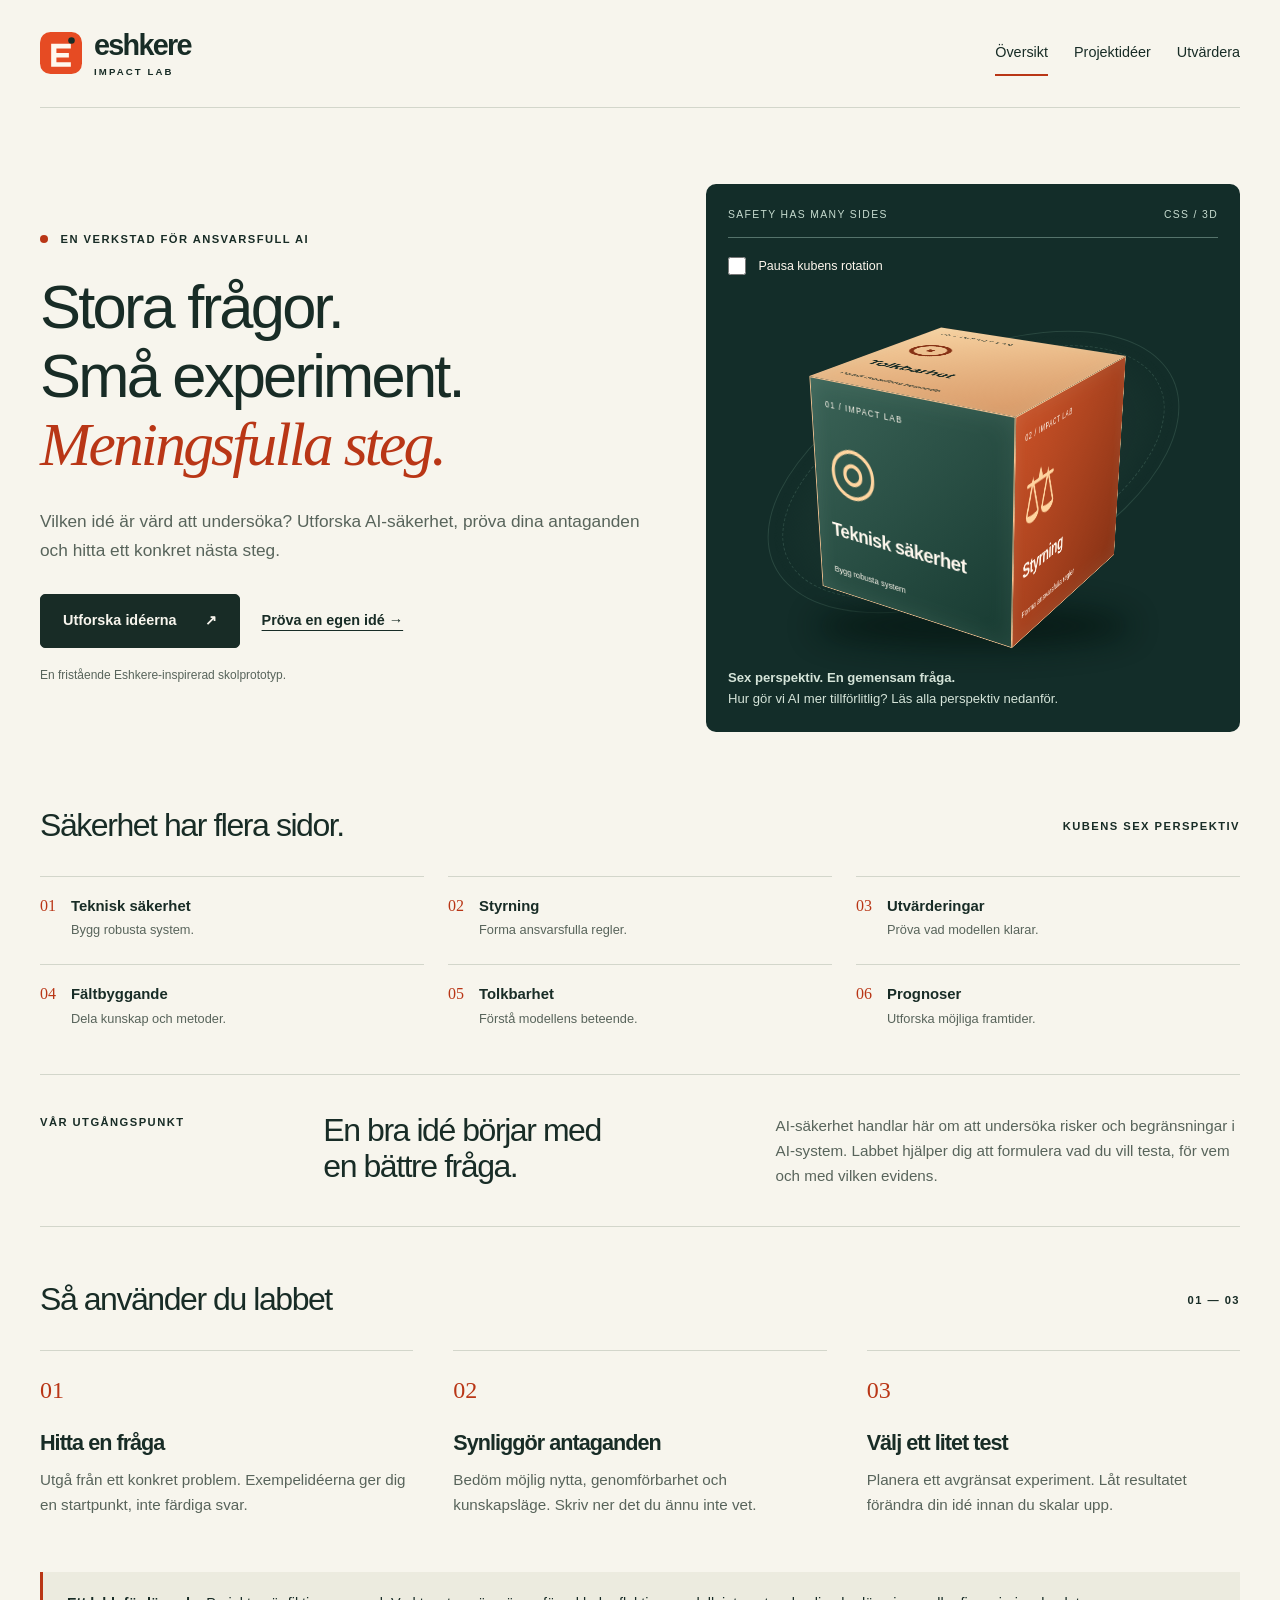
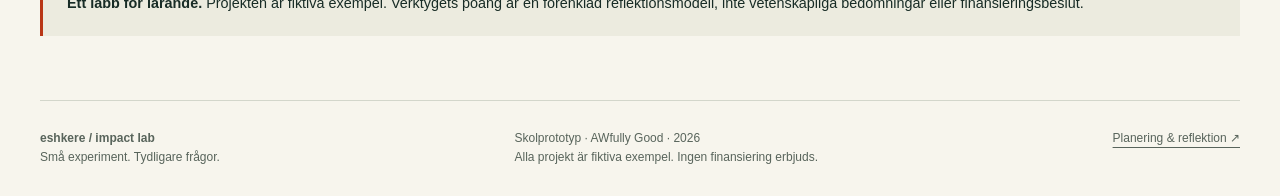
<file: index.html>
<!doctype html>
<html lang="sv">
  <!-- LEARNING: The head declares metadata, the browser-tab title, and external CSS. -->
<head>
  <meta charset="utf-8">
  <!-- LEARNING: Viewport settings make responsive breakpoints work at actual mobile widths. -->
  <meta name="viewport" content="width=device-width, initial-scale=1">
  <meta name="description" content="Eshkere Impact Lab: en skolprototyp för att utforska och resonera om AI-säkerhetsidéer.">
  <title>Från nyfikenhet till nästa steg | Eshkere Impact Lab</title>
  <link rel="icon" href="images/logo.svg" type="image/svg+xml">
  <!-- LEARNING: All three pages share one CSS file. The ?v=... parameter helps avoid cached old styles. -->
  <link rel="stylesheet" href="css/style.css?v=20261116-motion1">
  
</head>
  <!-- LEARNING: The body holds the visible website and its interactions. -->
<body>
  <!-- LEARNING: The skip link points to #main so keyboard users can skip repeated navigation. -->
  <a class="skip-link" href="#main">Hoppa till innehållet</a>
  <!-- LEARNING: header and nav provide shared navigation; aria-current identifies the active page. -->
  <header class="site-header wrap">
    <a class="brand" href="index.html" aria-label="Eshkere Impact Lab – startsida"><img src="images/logo.svg" alt="" width="42" height="42"><span>eshkere<span class="brand-sub">IMPACT LAB</span></span></a>
    <nav aria-label="Huvudmeny"><a href="index.html" aria-current="page">Översikt</a><a href="projekt.html">Projektidéer</a><a href="utvardera.html">Utvärdera</a></nav>
  </header>
  <!-- LEARNING: main is the central content landmark; id=main is the destination of the skip link. -->
  <main id="main" class="wrap" tabindex="-1">
  <!-- LEARNING: CSS Grid positions introduction and 3D illustration side-by-side on wide screens. -->
<section class="hero">
  <div><p class="eyebrow"><span class="dot"></span> EN VERKSTAD FÖR ANSVARSFULL AI</p><h1>Stora frågor.<br>Små experiment.<br><em>Meningsfulla steg.</em></h1><p class="lead">Vilken idé är värd att undersöka? Utforska AI-säkerhet, pröva dina antaganden och hitta ett konkret nästa steg.</p><div class="actions"><a class="button" href="projekt.html">Utforska idéerna <span aria-hidden="true">↗</span></a><a class="text-link" href="utvardera.html">Pröva en egen idé →</a></div><p class="caption">En fristående Eshkere-inspirerad skolprototyp.</p></div>
  <!-- LEARNING: figure and figcaption keep the animation and its explanation together. -->
  <figure class="hero-figure cube-lab" aria-labelledby="cube-caption">
    <div class="figure-label"><span>SAFETY HAS MANY SIDES</span><span>CSS / 3D</span></div>
  <!-- LEARNING: The checkbox pauses rotation through CSS :checked and ~; no JavaScript is needed. -->
    <input class="motion-toggle" type="checkbox" id="pause-cube">
    <label class="motion-label" for="pause-cube">Pausa kubens rotation</label>
    <p class="reduced-motion-note">Rotationen är avstängd eftersom du har valt minskad rörelse.</p>
  <!-- LEARNING: Each face is an ordinary div. CSS transforms place and rotate them in 3D; aria-hidden marks the cube decorative. -->
    <div class="cube-stage" aria-hidden="true">
      <div class="cube-orbit"></div><div class="cube-shadow"></div>
      <div class="cube"><div class="cube-face cube-front"><span class="face-index">01 / IMPACT LAB</span><span class="face-symbol">◎</span><strong>Teknisk säkerhet</strong><span class="face-note">Bygg robusta system</span></div>
<div class="cube-face cube-right"><span class="face-index">02 / IMPACT LAB</span><span class="face-symbol">⚖</span><strong>Styrning</strong><span class="face-note">Forma ansvarsfulla regler</span></div>
<div class="cube-face cube-back"><span class="face-index">03 / IMPACT LAB</span><span class="face-symbol">✓</span><strong>Utvärderingar</strong><span class="face-note">Pröva vad modellen klarar</span></div>
<div class="cube-face cube-left"><span class="face-index">04 / IMPACT LAB</span><span class="face-symbol">↗</span><strong>Fältbyggande</strong><span class="face-note">Dela kunskap och metoder</span></div>
<div class="cube-face cube-top"><span class="face-index">05 / IMPACT LAB</span><span class="face-symbol">⊙</span><strong>Tolkbarhet</strong><span class="face-note">Förstå modellens beteende</span></div>
<div class="cube-face cube-bottom"><span class="face-index">06 / IMPACT LAB</span><span class="face-symbol">⌁</span><strong>Prognoser</strong><span class="face-note">Utforska möjliga framtider</span></div></div>
    </div>
    <figcaption id="cube-caption"><strong>Sex perspektiv. En gemensam fråga.</strong><br>Hur gör vi AI mer tillförlitlig? Läs alla perspektiv nedanför.</figcaption>
  </figure>
</section>
  <!-- LEARNING: All six topics are also available as accessible text, even when the animation is off. -->
<section class="theme-section" aria-labelledby="themes-title"><div class="section-heading"><h2 id="themes-title">Säkerhet har flera sidor.</h2><span class="eyebrow">KUBENS SEX PERSPEKTIV</span></div><ul class="theme-list"><li><span>01</span><div><strong>Teknisk säkerhet</strong><p>Bygg robusta system.</p></div></li>
<li><span>02</span><div><strong>Styrning</strong><p>Forma ansvarsfulla regler.</p></div></li>
<li><span>03</span><div><strong>Utvärderingar</strong><p>Pröva vad modellen klarar.</p></div></li>
<li><span>04</span><div><strong>Fältbyggande</strong><p>Dela kunskap och metoder.</p></div></li>
<li><span>05</span><div><strong>Tolkbarhet</strong><p>Förstå modellens beteende.</p></div></li>
<li><span>06</span><div><strong>Prognoser</strong><p>Utforska möjliga framtider.</p></div></li></ul></section>
  <!-- LEARNING: A semantic section groups one idea; CSS .intro-strip determines its layout. -->
<section class="intro-strip"><p class="eyebrow">VÅR UTGÅNGSPUNKT</p><h2>En bra idé börjar med<br>en bättre fråga.</h2><p>AI-säkerhet handlar här om att undersöka risker och begränsningar i AI-system. Labbet hjälper dig att formulera vad du vill testa, för vem och med vilken evidens.</p></section>
  <!-- LEARNING: The three articles here are steps. Their Grid layout collapses on narrow screens. -->
<section class="section"><div class="section-heading"><h2>Så använder du labbet</h2><span class="eyebrow">01 — 03</span></div><div class="steps"><article><span class="step-number">01</span><h3>Hitta en fråga</h3><p>Utgå från ett konkret problem. Exempelidéerna ger dig en startpunkt, inte färdiga svar.</p></article><article><span class="step-number">02</span><h3>Synliggör antaganden</h3><p>Bedöm möjlig nytta, genomförbarhet och kunskapsläge. Skriv ner det du ännu inte vet.</p></article><article><span class="step-number">03</span><h3>Välj ett litet test</h3><p>Planera ett avgränsat experiment. Låt resultatet förändra din idé innan du skalar upp.</p></article></div></section>
  <!-- LEARNING: An aside presents supporting context and the essential prototype disclaimer. -->
<aside class="notice"><strong>Ett labb för lärande.</strong> Projekten är fiktiva exempel. Verktygets poäng är en förenklad reflektionsmodell, inte vetenskapliga bedömningar eller finansieringsbeslut.</aside></main>
  <!-- LEARNING: The shared footer is repeated in all three independent HTML documents. -->
  <footer class="site-footer wrap"><p><strong>eshkere / impact lab</strong><br>Små experiment. Tydligare frågor.</p><p>Skolprototyp · AWfully Good · 2026<br>Alla projekt är fiktiva exempel. Ingen finansiering erbjuds.</p><a href="docs/planering.md">Planering & reflektion ↗</a></footer>
</body>
</html>
</file>
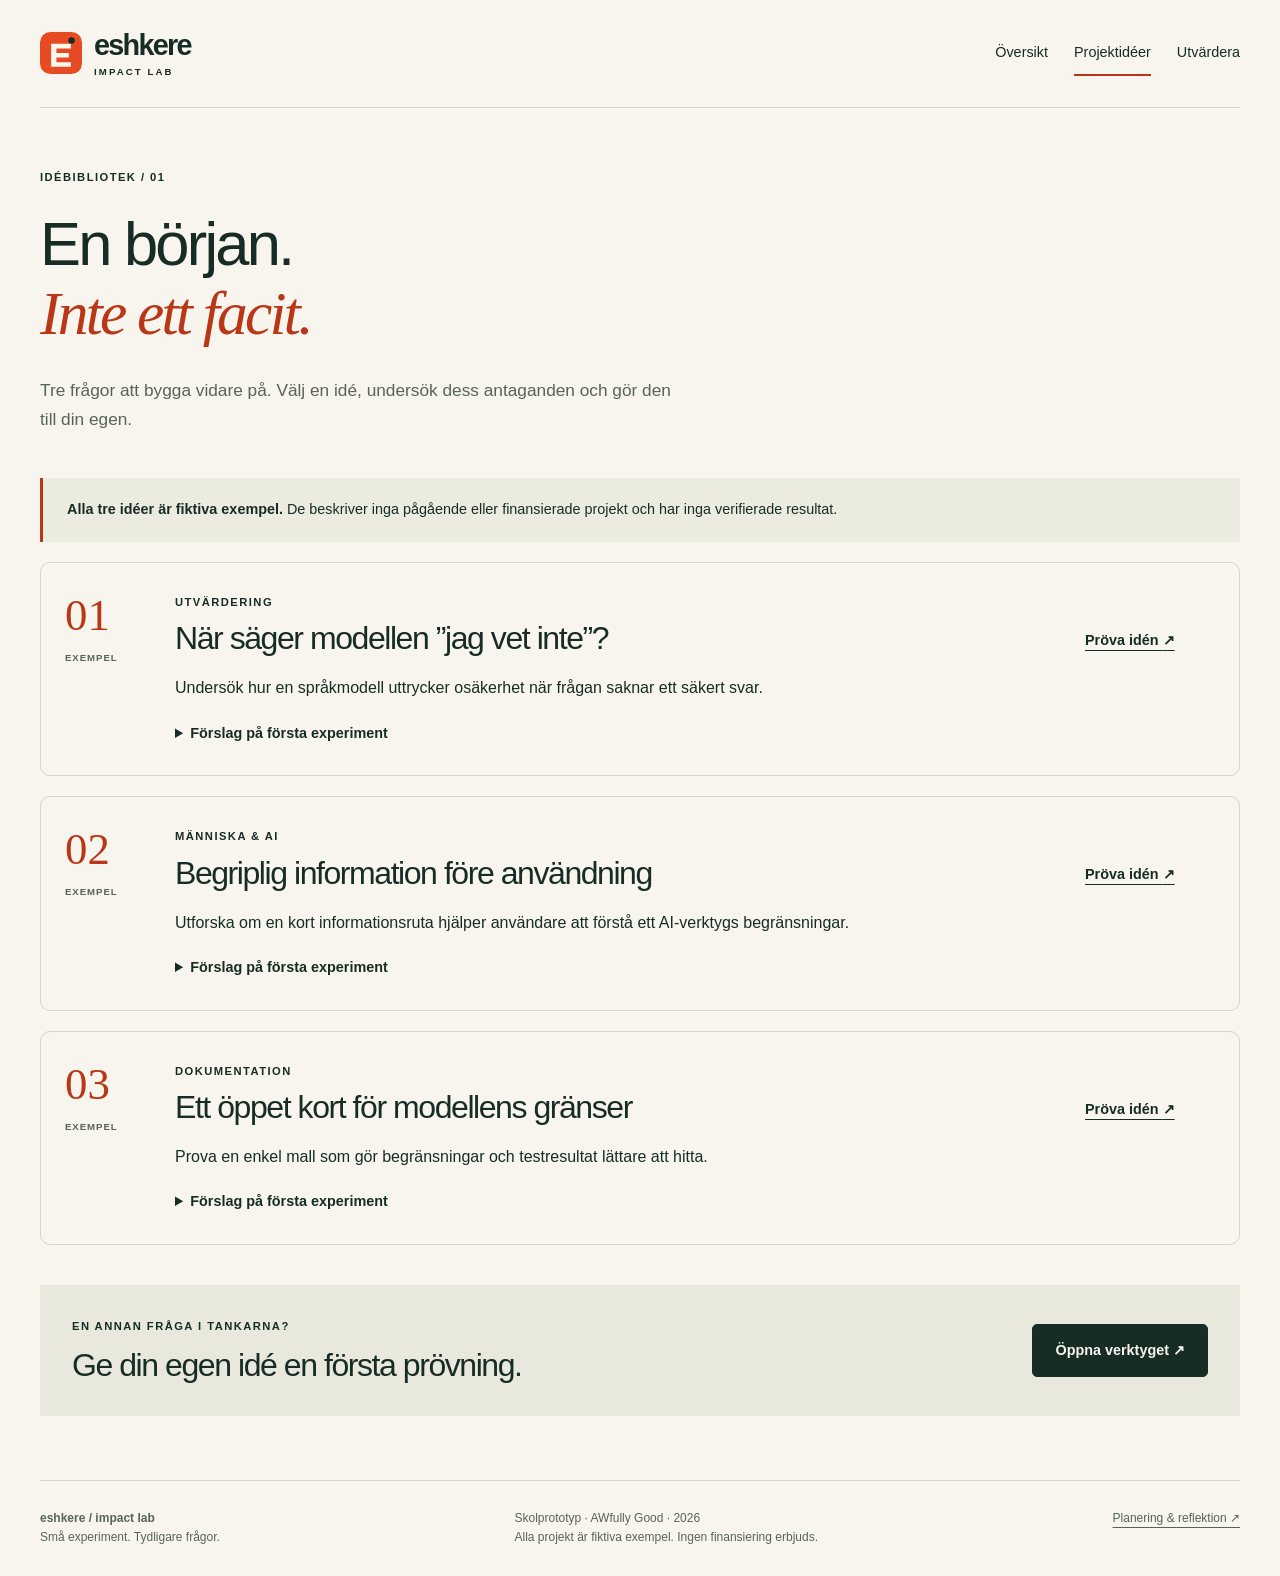
<file: projekt.html>
<!doctype html>
<html lang="sv">
  <!-- LEARNING: This page has its own title but uses the same shared CSS as index.html. -->
<head>
  <meta charset="utf-8">
  <meta name="viewport" content="width=device-width, initial-scale=1">
  <meta name="description" content="Eshkere Impact Lab: en skolprototyp för att utforska och resonera om AI-säkerhetsidéer.">
  <title>Projektidéer | Eshkere Impact Lab</title>
  <link rel="icon" href="images/logo.svg" type="image/svg+xml">
  <link rel="stylesheet" href="css/style.css?v=20261116-motion1">
  
</head>
<body>
  <a class="skip-link" href="#main">Hoppa till innehållet</a>
  <!-- LEARNING: The three navigation links are real page URLs, not JavaScript page switching. -->
  <header class="site-header wrap">
    <a class="brand" href="index.html" aria-label="Eshkere Impact Lab – startsida"><img src="images/logo.svg" alt="" width="42" height="42"><span>eshkere<span class="brand-sub">IMPACT LAB</span></span></a>
    <nav aria-label="Huvudmeny"><a href="index.html">Översikt</a><a href="projekt.html" aria-current="page">Projektidéer</a><a href="utvardera.html">Utvärdera</a></nav>
  </header>
    <!-- LEARNING: This page uses h1 for its main heading and h2 for individual project headings. -->
<main id="main" class="wrap" tabindex="-1"><section class="page-intro"><p class="eyebrow">IDÉBIBLIOTEK / 01</p><h1>En början.<br><em>Inte ett facit.</em></h1><p class="lead">Tre frågor att bygga vidare på. Välj en idé, undersök dess antaganden och gör den till din egen.</p></section><aside class="notice"><strong>Alla tre idéer är fiktiva exempel.</strong> De beskriver inga pågående eller finansierade projekt och har inga verifierade resultat.</aside>  <!-- LEARNING: article elements represent independent example projects; CSS arranges each as a card. -->
<section aria-label="Fiktiva projektidéer">  <!-- LEARNING: A project card lifts on hover or when a link inside receives keyboard focus. -->
<article class="project"><div class="project-index">01<span>EXEMPEL</span></div><div><p class="eyebrow">UTVÄRDERING</p><h2>När säger modellen ”jag vet inte”?</h2><p>Undersök hur en språkmodell uttrycker osäkerhet när frågan saknar ett säkert svar.</p>  <!-- LEARNING: details and summary provide expandable text without JavaScript. -->
<details><summary>Förslag på första experiment</summary><p>Skapa tio ofarliga frågor med kända respektive okända svar. Dokumentera om modellen skiljer dem åt.</p><p><strong>Öppen fråga:</strong> Hur vet vi att vårt lilla urval säger något om andra frågor?</p></details></div>  <!-- LEARNING: The query parameter ide=osakerhet asks the next page to prefill this sample idea. -->
<a class="text-link" href="utvardera.html?ide=osakerhet">Pröva idén <span aria-hidden="true">↗</span></a></article><article class="project"><div class="project-index">02<span>EXEMPEL</span></div><div><p class="eyebrow">MÄNNISKA & AI</p><h2>Begriplig information före användning</h2><p>Utforska om en kort informationsruta hjälper användare att förstå ett AI-verktygs begränsningar.</p><details><summary>Förslag på första experiment</summary><p>Skissa två informationsrutor och be frivilliga vuxna beskriva vad de uppfattar. Samla inga känsliga uppgifter.</p><p><strong>Öppen fråga:</strong> Förstår deltagarna begränsningarna, eller minns de bara formuleringarna?</p></details></div><a class="text-link" href="utvardera.html?ide=information">Pröva idén <span aria-hidden="true">↗</span></a></article><article class="project"><div class="project-index">03<span>EXEMPEL</span></div><div><p class="eyebrow">DOKUMENTATION</p><h2>Ett öppet kort för modellens gränser</h2><p>Prova en enkel mall som gör begränsningar och testresultat lättare att hitta.</p><details><summary>Förslag på första experiment</summary><p>Fyll i en mall för en fiktiv modell: avsedd användning, testmetod och kända begränsningar.</p><p><strong>Öppen fråga:</strong> Vilken information behöver en ny användare för att undvika felaktiga slutsatser?</p></details></div><a class="text-link" href="utvardera.html?ide=modellkort">Pröva idén <span aria-hidden="true">↗</span></a></article></section>  <!-- LEARNING: This call-to-action links to the evaluation tool. -->
<section class="callout"><div><p class="eyebrow">EN ANNAN FRÅGA I TANKARNA?</p><h2>Ge din egen idé en första prövning.</h2></div><a class="button" href="utvardera.html">Öppna verktyget ↗</a></section></main>
  <footer class="site-footer wrap"><p><strong>eshkere / impact lab</strong><br>Små experiment. Tydligare frågor.</p><p>Skolprototyp · AWfully Good · 2026<br>Alla projekt är fiktiva exempel. Ingen finansiering erbjuds.</p><a href="docs/planering.md">Planering & reflektion ↗</a></footer>
</body>
</html>
</file>
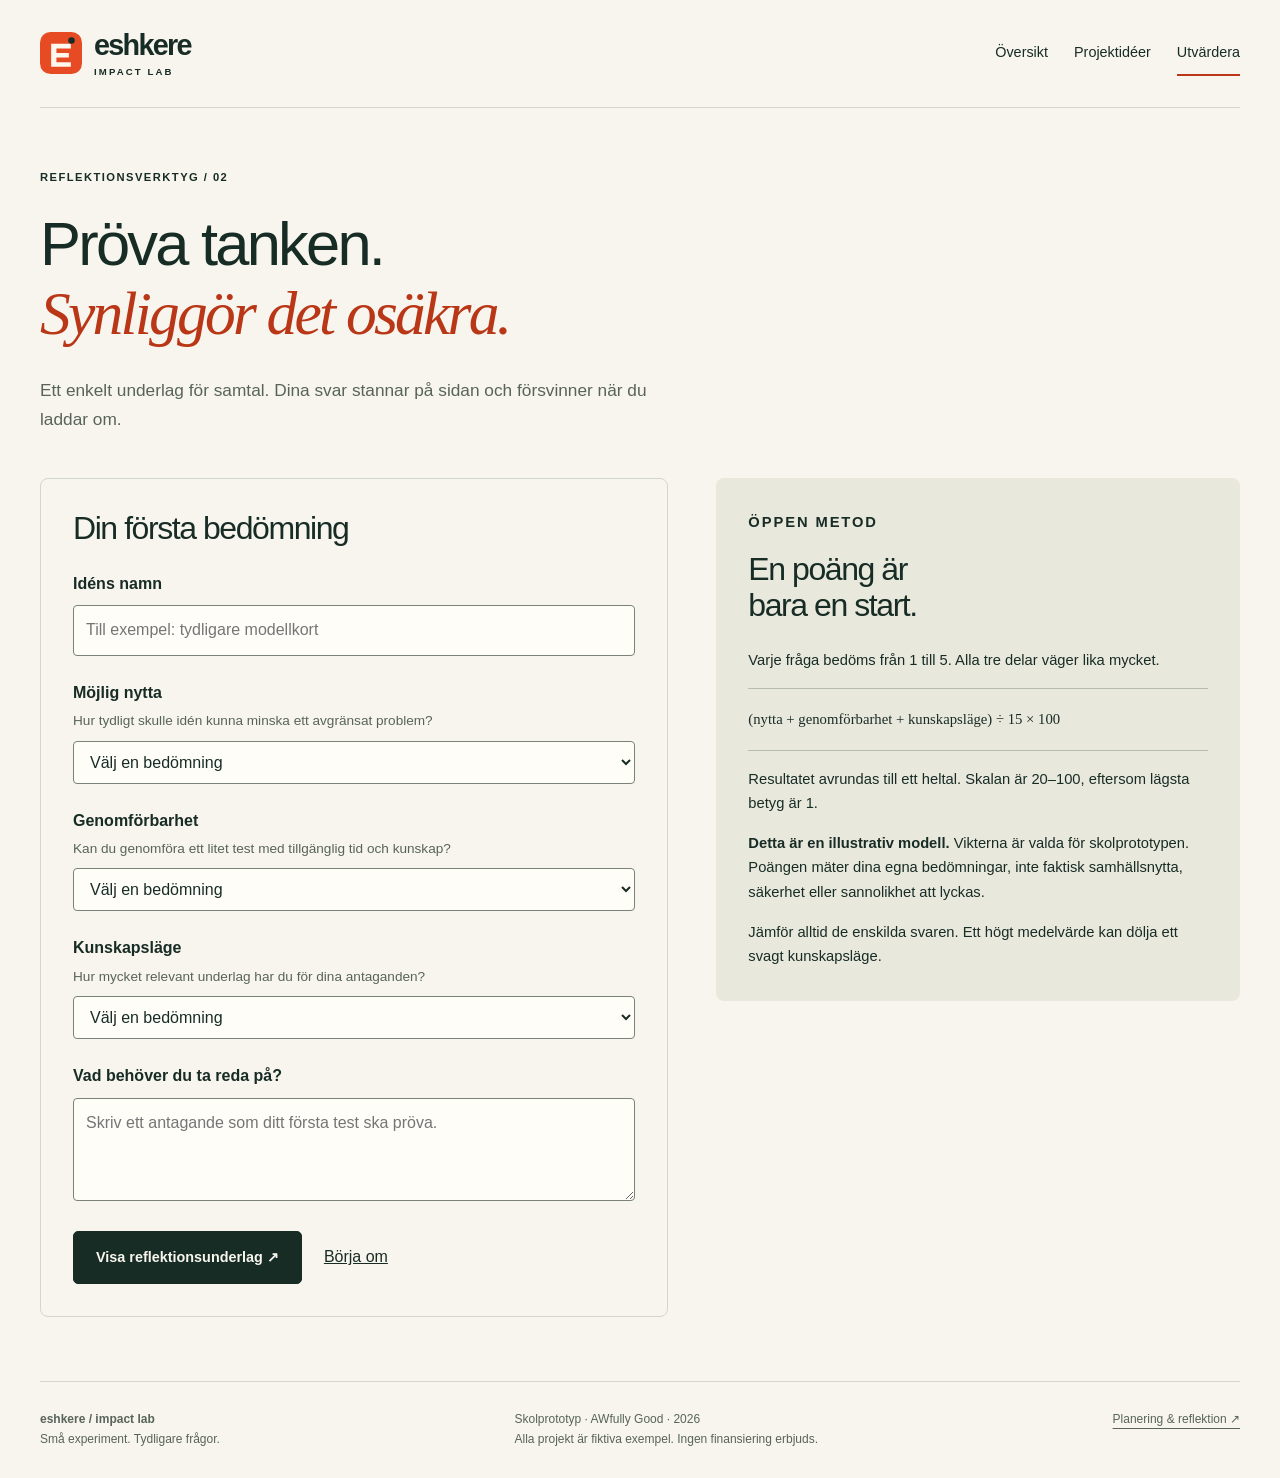
<file: utvardera.html>
<!doctype html>
<html lang="sv">
<head>
  <meta charset="utf-8">
  <meta name="viewport" content="width=device-width, initial-scale=1">
  <meta name="description" content="Eshkere Impact Lab: en skolprototyp för att utforska och resonera om AI-säkerhetsidéer.">
  <title>Utvärdera en idé | Eshkere Impact Lab</title>
  <link rel="icon" href="images/logo.svg" type="image/svg+xml">
  <link rel="stylesheet" href="css/style.css?v=20261116-motion1">
  <!-- LEARNING: defer loads the script without blocking HTML parsing and runs it once the document has been parsed. -->
  <script src="js/evaluation.js?v=20261116-motion1" defer></script>
</head>
<body>
  <a class="skip-link" href="#main">Hoppa till innehållet</a>
  <!-- LEARNING: Navigation and the rest of this page render even when JavaScript is off. -->
  <header class="site-header wrap">
    <a class="brand" href="index.html" aria-label="Eshkere Impact Lab – startsida"><img src="images/logo.svg" alt="" width="42" height="42"><span>eshkere<span class="brand-sub">IMPACT LAB</span></span></a>
    <nav aria-label="Huvudmeny"><a href="index.html">Översikt</a><a href="projekt.html">Projektidéer</a><a href="utvardera.html" aria-current="page">Utvärdera</a></nav>
  </header>
    <!-- LEARNING: This page has a form on one side and an explanation of the formula on the other. -->
<main id="main" class="wrap" tabindex="-1"><section class="page-intro"><p class="eyebrow">REFLEKTIONSVERKTYG / 02</p><h1>Pröva tanken.<br><em>Synliggör det osäkra.</em></h1><p class="lead">Ett enkelt underlag för samtal. Dina svar stannar på sidan och försvinner när du laddar om.</p></section><div class="evaluation-layout"><section class="form-panel" aria-labelledby="form-title"><h2 id="form-title">Din första bedömning</h2>  <!-- LEARNING: noscript gives users an explanation when JavaScript is unavailable. -->
<noscript><p class="notice">JavaScript är avstängt. Du kan läsa frågorna och räkna själv med formeln bredvid. Automatisk beräkning kräver JavaScript.</p></noscript>  <!-- LEARNING: JavaScript finds this id, listens for submit, and calculates on the page instead of posting to a server. -->
<form id="evaluation-form"><div class="field">  <!-- LEARNING: The label's for attribute matches the input id; this improves usability and accessibility. -->
<label for="idea">Idéns namn</label><input id="idea" name="idea" required maxlength="120" placeholder="Till exempel: tydligare modellkort"></div><div class="field"><label for="impact">Möjlig nytta</label><p id="impact-hint" class="field-hint">Hur tydligt skulle idén kunna minska ett avgränsat problem?</p>  <!-- LEARNING: Each select offers ratings from 1 to 5. JavaScript validates them again. -->
<select id="impact" name="impact" aria-describedby="impact-hint" required><option value="">Välj en bedömning</option><option value="1">1 – Mycket låg</option><option value="2">2 – Låg</option><option value="3">3 – Medel</option><option value="4">4 – Hög</option><option value="5">5 – Mycket hög</option></select></div><div class="field"><label for="feasibility">Genomförbarhet</label><p id="feasibility-hint" class="field-hint">Kan du genomföra ett litet test med tillgänglig tid och kunskap?</p><select id="feasibility" name="feasibility" aria-describedby="feasibility-hint" required><option value="">Välj en bedömning</option><option value="1">1 – Mycket låg</option><option value="2">2 – Låg</option><option value="3">3 – Medel</option><option value="4">4 – Hög</option><option value="5">5 – Mycket hög</option></select></div><div class="field"><label for="evidence">Kunskapsläge</label><p id="evidence-hint" class="field-hint">Hur mycket relevant underlag har du för dina antaganden?</p><select id="evidence" name="evidence" aria-describedby="evidence-hint" required><option value="">Välj en bedömning</option><option value="1">1 – Mycket låg</option><option value="2">2 – Låg</option><option value="3">3 – Medel</option><option value="4">4 – Hög</option><option value="5">5 – Mycket hög</option></select></div><div class="field"><label for="uncertainty">Vad behöver du ta reda på?</label><textarea id="uncertainty" name="uncertainty" rows="3" maxlength="1000" placeholder="Skriv ett antagande som ditt första test ska pröva."></textarea></div><div class="actions">  <!-- LEARNING: The submit button starts disabled and becomes enabled only when JavaScript loads. -->
<button id="calculate" class="button" type="submit" disabled>Visa reflektionsunderlag ↗</button><button class="reset-button" type="reset">Börja om</button></div></form>  <!-- LEARNING: JavaScript inserts the calculated result here; aria-live announces updates to assistive technology. -->
<section id="result" class="result-panel" aria-live="polite" aria-atomic="true" aria-label="Reflektionsunderlag"></section></section>  <!-- LEARNING: The method panel makes the illustrative calculation transparent rather than hiding a score formula. -->
<aside class="method-panel"><p class="eyebrow">ÖPPEN METOD</p><h2>En poäng är<br>bara en start.</h2><p>Varje fråga bedöms från 1 till 5. Alla tre delar väger lika mycket.</p><p class="formula">(nytta + genomförbarhet + kunskapsläge) ÷ 15 × 100</p><p>Resultatet avrundas till ett heltal. Skalan är 20–100, eftersom lägsta betyg är 1.</p><p><strong>Detta är en illustrativ modell.</strong> Vikterna är valda för skolprototypen. Poängen mäter dina egna bedömningar, inte faktisk samhällsnytta, säkerhet eller sannolikhet att lyckas.</p><p>Jämför alltid de enskilda svaren. Ett högt medelvärde kan dölja ett svagt kunskapsläge.</p></aside></div></main>
  <footer class="site-footer wrap"><p><strong>eshkere / impact lab</strong><br>Små experiment. Tydligare frågor.</p><p>Skolprototyp · AWfully Good · 2026<br>Alla projekt är fiktiva exempel. Ingen finansiering erbjuds.</p><a href="docs/planering.md">Planering & reflektion ↗</a></footer>
</body>
</html>
</file>
<file: css/style.css>
/* Gemensamt formspråk för alla tre sidor. Inga externa typsnitt. */
/* LEARNING: DESIGN VARIABLES: :root defines reusable colors; var(--accent) reads one. */
:root { --paper: #f7f5ed; --ink: #182c26; --muted: #58645b; --accent: #b93616; --line: #d3d6cb; --panel: #e9e8dd; }
/* LEARNING: BOX SIZING: width includes an element's padding and borders. */
* { box-sizing: border-box; }
/* LEARNING: BODY DEFAULTS: font, text color, background and line height are inherited by many children. */
body { margin: 0; background: var(--paper); color: var(--ink); font-family: Arial, Helvetica, sans-serif; line-height: 1.65; }
/* LEARNING: RESPONSIVE CONTAINER: min() limits content width; margin-inline:auto centers it. */
.wrap { width: min(1200px, calc(100% - 64px)); margin-inline: auto; }
a { color: inherit; text-underline-offset: 5px; }
button, input, select, textarea { font: inherit; }
button, select { cursor: pointer; }
img { max-width: 100%; height: auto; }
h1, h2, h3, p, figure { margin: 0; }
h1, h2, h3 { line-height: 1.12; letter-spacing: -.045em; }
/* LEARNING: FLUID TYPOGRAPHY: clamp(min,preferred,max) grows text without making it too small or large. */
h1 { font-size: clamp(2.6rem, 4.8vw, 4.4rem); font-weight: 500; }
h1 em { font-family: Georgia, 'Times New Roman', serif; font-weight: 400; color: var(--accent); }
h2 { font-size: clamp(1.6rem, 2.5vw, 2.2rem); font-weight: 500; }
h3 { font-size: 1.35rem; }
p + p { margin-top: 1rem; }
/* LEARNING: ACCESSIBILITY: focus outlines make keyboard navigation visible. */
:focus-visible { outline: 3px solid var(--accent); outline-offset: 5px; }
.skip-link { position: absolute; left: 16px; top: -100px; z-index: 5; background: var(--ink); color: white; padding: 12px; }
.skip-link:focus { top: 10px; }
/* LEARNING: FLEXBOX: this row positions the brand and the navigation. */
.site-header { min-height: 108px; display: flex; align-items: center; justify-content: space-between; gap: 24px; border-bottom: 1px solid var(--line); }
.brand { display: flex; align-items: center; gap: 12px; text-decoration: none; font-size: 1.8rem; font-weight: bold; line-height: 1; letter-spacing: -.06em; }
.brand-sub { display: block; margin-top: 7px; font-size: .6rem; letter-spacing: .22em; }
nav { display: flex; flex-wrap: wrap; gap: 26px; }
nav a { padding: 10px 0; text-decoration: none; font-size: .9rem; border-bottom: 2px solid transparent; }
nav a[aria-current], nav a:hover { border-color: var(--accent); }
/* LEARNING: CSS GRID: fractional tracks divide the hero into two columns. */
.hero { display: grid; grid-template-columns: 1.15fr 1fr; gap: 52px; align-items: center; padding-block: 76px; }
.eyebrow { font-size: .7rem; letter-spacing: .13em; font-weight: bold; }
.hero .eyebrow, .page-intro .eyebrow { margin-bottom: 24px; }
.dot { display: inline-block; width: 8px; height: 8px; margin-right: 8px; border-radius: 50%; background: var(--accent); }
.lead { max-width: 650px; font-size: 1.08rem; color: var(--muted); margin-top: 28px; }
.actions { display: flex; flex-wrap: wrap; align-items: center; gap: 22px; margin-top: 30px; }
/* LEARNING: TRANSITION: the browser interpolates between normal and hover/focus states. */
.button { display: inline-flex; align-items: center; justify-content: space-between; gap: 28px; padding: 14px 22px; background: var(--ink); color: var(--paper); border: 1px solid var(--ink); border-radius: 5px; text-decoration: none; font-weight: bold; font-size: .9rem; transition: background .18s, transform .18s; }
.button:hover { background: #304b3d; transform: translateY(-2px); }
.button:disabled { opacity: .5; cursor: not-allowed; }
.text-link { font-size: .9rem; font-weight: bold; }
.caption, figcaption { color: var(--muted); font-size: .75rem; margin-top: 18px; }
.hero-figure { padding: 22px; background: var(--panel); border-radius: 10px; }
.hero-figure img { display: block; }
.figure-label { display: flex; justify-content: space-between; font-size: .65rem; letter-spacing: .13em; border-bottom: 1px solid #bbbfb0; padding-bottom: 14px; }
.intro-strip { display: grid; grid-template-columns: .6fr 1fr 1.1fr; gap: 30px; padding-block: 38px; border-block: 1px solid var(--line); align-items: start; }
.intro-strip p:last-child { color: var(--muted); font-size: .95rem; }
.section { padding-block: 55px; }
.section-heading { display: flex; justify-content: space-between; align-items: center; gap: 20px; margin-bottom: 32px; }
.steps { display: grid; grid-template-columns: repeat(3, 1fr); gap: 40px; }
.steps article { border-top: 1px solid var(--line); padding-top: 20px; }
.step-number { color: var(--accent); font-family: Georgia, serif; font-size: 1.5rem; }
.steps h3 { margin: 20px 0 12px; }
.steps p { color: var(--muted); font-size: .95rem; }
.notice { padding: 20px 24px; background: #ecebdf; border-left: 3px solid var(--accent); font-size: .9rem; }
.site-footer { display: flex; justify-content: space-between; flex-wrap: wrap; gap: 24px; margin-top: 64px; padding-block: 28px; border-top: 1px solid var(--line); font-size: .75rem; color: var(--muted); }
.site-footer p + p { margin-top: 0; }
.page-intro { padding-block: 60px 45px; }
/* LEARNING: GRID CARD: columns hold an index, description, and link. */
.project { display: grid; grid-template-columns: 80px 1fr 130px; gap: 30px; padding: 38px 0; border-bottom: 1px solid var(--line); align-items: start; }
.project-index { font-family: Georgia, serif; font-size: 2.8rem; line-height: 1; color: var(--accent); }
.project-index span { display: block; font: bold .6rem Arial, sans-serif; letter-spacing: .1em; margin-top: 14px; color: var(--muted); }
.project h2 { margin: 10px 0 18px; }
.project .text-link { margin-top: 36px; }
details { margin-top: 20px; }
summary { cursor: pointer; font-weight: bold; font-size: .9rem; }
details p { margin-top: 12px; color: var(--muted); }
.callout { background: var(--panel); padding: 32px; margin-top: 40px; display: flex; align-items: center; justify-content: space-between; gap: 25px; }
.callout h2 { margin-top: 12px; }
/* LEARNING: FORM LAYOUT: grid puts the form next to the method explanation. */
.evaluation-layout { display: grid; grid-template-columns: 1.2fr 1fr; gap: 48px; align-items: start; }
.form-panel { border: 1px solid var(--line); padding: 32px; border-radius: 8px; }
.field { margin-top: 24px; }
label { font-weight: bold; display: block; }
.field-hint { color: var(--muted); font-size: .85rem; margin: 4px 0 8px; }
input, select, textarea { display: block; width: 100%; color: var(--ink); background: #fffdf8; border: 1px solid #798377; border-radius: 4px; padding: 11px 12px; margin-top: 8px; }
textarea { resize: vertical; }
.reset-button { border: 0; background: transparent; text-decoration: underline; color: var(--ink); padding: 12px 0; }
.method-panel { background: var(--panel); border-radius: 8px; padding: 32px; }
.method-panel h2 { margin: 18px 0 24px; }
.method-panel p { font-size: .92rem; }
.formula { border-block: 1px solid #b6bdae; padding-block: 18px; font-family: Georgia, serif; }
/* LEARNING: STATE SELECTOR: only display the result panel background once it contains content. */
.result-panel:not(:empty) { margin-top: 32px; padding: 32px; background: var(--ink); color: var(--paper); border-radius: 8px; overflow-wrap: anywhere; }
.result-panel h2 { margin-top: 16px; }
.score { font-family: Georgia, serif; font-size: 3.5rem; line-height: 1.3; }

/* LEARNING: BREAKPOINT: CSS changes layout below 900 CSS pixels. */
@media (max-width: 900px) { .hero { gap: 28px; } .hero h1 { font-size: 2.7rem; } .intro-strip { grid-template-columns: 1fr 1fr; } .intro-strip .eyebrow { grid-column: 1 / -1; } .evaluation-layout { gap: 24px; } }
@media (max-width: 680px) { .wrap { width: calc(100% - 36px); } .site-header { padding-block: 20px; flex-direction: column; align-items: flex-start; gap: 18px; } nav { gap: 24px; } .hero { grid-template-columns: 1fr; padding-block: 38px; gap: 35px; } .hero h1 { font-size: clamp(2.4rem, 8vw, 3.3rem); } .hero-figure { transform: none; } .intro-strip, .steps, .evaluation-layout { grid-template-columns: 1fr; } .steps { gap: 28px; } .project { grid-template-columns: 42px 1fr; gap: 18px; } .project .text-link { grid-column: 2; margin-top: 0; } .project-index { font-size: 2rem; } .project-index span { font-size: .5rem; } .callout { flex-direction: column; align-items: flex-start; padding: 24px; } .form-panel, .method-panel { padding: 22px; } .page-intro { padding-top: 36px; } .site-footer { flex-direction: column; } }
/* LEARNING: ACCESSIBILITY: browser/OS reduced-motion preferences disable animation and transitions. */
@media (prefers-reduced-motion: reduce) { *, *::before, *::after { animation: none !important; transition: none !important; } }
/* LEARNING: PRINT MEDIA: navigation and buttons are not necessary on paper. */
@media print { .site-header, .site-footer, .actions { display: none; } .wrap { width: 100%; } body { background: white; } .hero, .evaluation-layout { display: block; } }

/* KUBEN: sex vanliga HTML-element, placerade en halv sidlängd från mitten.
   Perspektiv finns på scenen; preserve-3d behåller sidornas djup. */
.hero > *, .evaluation-layout > * { min-width: 0; }
.cube-lab { background: #132d29; color: #fff8ee; position: relative; }
.cube-lab .figure-label { border-color: #55736b; color: #c6dbcf; }
.cube-lab figcaption { color: #d5e4d9; margin-top: 0; font-size: .82rem; }
.motion-toggle { display: inline-block; width: 18px; height: 18px; margin: 18px 8px 0 0; vertical-align: middle; accent-color: #f6ab73; }
.motion-label { display: inline-block; font-size: .78rem; font-weight: normal; cursor: pointer; vertical-align: middle; margin-top: 18px; }
.reduced-motion-note { display: none; font-size: .78rem; margin-top: 18px; }
/* LEARNING: 3D STAGE: perspective controls how depth appears; --cube-size scales the whole cube. */
.cube-stage { --cube-size: clamp(150px, 18vw, 220px); --half-cube: calc(var(--cube-size) / 2); position: relative; height: 390px; display: grid; place-items: center; perspective: 1000px; isolation: isolate; }
/* LEARNING: 3D OBJECT: preserve-3d keeps the six faces at different depths; keyframes rotate this parent. */
.cube { width: var(--cube-size); height: var(--cube-size); position: relative; transform-style: preserve-3d; transform: rotateX(-22deg) rotateY(-32deg); animation: cube-turn 32s linear infinite; }
.cube-face { position: absolute; inset: 0; padding: 16px; display: flex; flex-direction: column; justify-content: space-between; border: 1px solid #f6c493; background: linear-gradient(135deg, #3b6357, #173a31); box-shadow: inset 0 0 24px #bddfc51c; backface-visibility: hidden; }
.face-index { font-size: .55rem; letter-spacing: .15em; }
.face-symbol { font-family: Georgia, serif; font-size: calc(var(--cube-size) * .3); line-height: 1; color: #ffd5a0; }
.cube-face strong { font-size: clamp(.95rem, 1.6vw, 1.3rem); line-height: 1.15; letter-spacing: -.03em; }
.face-note { font-size: .58rem; margin-top: 5px; }
/* LEARNING: CUBE FACES: a face moves half the cube edge along local Z; other faces rotate first. */
.cube-front { transform: translateZ(var(--half-cube)); }
.cube-right { transform: rotateY(90deg) translateZ(var(--half-cube)); background: linear-gradient(135deg, #c95127, #873215); }
.cube-back { transform: rotateY(180deg) translateZ(var(--half-cube)); }
.cube-left { transform: rotateY(-90deg) translateZ(var(--half-cube)); background: linear-gradient(135deg, #285b64, #16383f); }
.cube-top { transform: rotateX(90deg) translateZ(var(--half-cube)); background: linear-gradient(135deg, #f7d3a2, #d99a68); color: #182c26; }
.cube-top .face-symbol { color: #873215; }
.cube-bottom { transform: rotateX(-90deg) translateZ(var(--half-cube)); background: linear-gradient(135deg, #594b6d, #302c45); }
.cube-shadow { position: absolute; width: 65%; height: 42px; bottom: 20px; border-radius: 50%; background: #051712; filter: blur(15px); opacity: .8; }
.cube-orbit { position: absolute; width: 90%; height: 60%; border: 1px solid #5c84764d; border-radius: 50%; transform: rotate(-25deg); background: radial-gradient(ellipse, #b9dba51c, transparent 70%); }
.cube-orbit::after { content: ""; position: absolute; inset: 14px; border: 1px dashed #5c847655; border-radius: 50%; }
/* LEARNING: CSS-ONLY PAUSE: ~ selects the later sibling stage when the checkbox is checked. */
.motion-toggle:checked ~ .cube-stage .cube { animation-play-state: paused; }
/* Olika X-vinklar visar även kubens över- och undersida. */
/* LEARNING: KEYFRAMES: X/Y rotations are interpolated through a 32-second infinite loop. */
@keyframes cube-turn {
  0% { transform: rotateX(-22deg) rotateY(-32deg); }
  25% { transform: rotateX(22deg) rotateY(58deg); }
  50% { transform: rotateX(55deg) rotateY(148deg); }
  75% { transform: rotateX(-55deg) rotateY(238deg); }
  100% { transform: rotateX(-22deg) rotateY(328deg); }
}
.theme-section { padding-bottom: 45px; }
.theme-list { display: grid; grid-template-columns: repeat(3, 1fr); list-style: none; margin: 0; padding: 0; gap: 24px; }
.theme-list li { display: flex; gap: 15px; border-top: 1px solid var(--line); padding-top: 16px; }
.theme-list li > span { font-family: Georgia, serif; color: var(--accent); }
.theme-list strong { font-size: .93rem; }
.theme-list p { font-size: .8rem; color: var(--muted); }

/* Kortet reagerar när en av dess vanliga länkar får tangentbordsfokus. */
.project { margin-top: 20px; padding: 30px 24px; border: 1px solid var(--line); border-radius: 10px; transition: transform .3s ease, box-shadow .3s ease, border-color .3s ease, background .3s ease; }
/* LEARNING: FOCUS-WITHIN: keyboard focus inside a card provides the same emphasis as mouse hover. */
.project:focus-within { transform: translateY(-6px); box-shadow: 0 14px 28px #182c2614; border-color: var(--accent); background: #fffdf7; }
@media (hover: hover) { .project:hover { transform: translateY(-6px); box-shadow: 0 14px 28px #182c2614; border-color: var(--accent); background: #fffdf7; } }
.button:focus-visible { background: #304b3d; transform: translateY(-2px); }

/* Resultattexten är alltid färdig direkt. Endast den dekorativa ringen ritas. */
.score-visual { position: relative; width: 210px; max-width: 100%; margin: 24px auto; }
.score-visual svg { display: block; width: 100%; transform: rotate(-90deg); }
.score-track, /* LEARNING: SVG RING: JavaScript sets --score-gap; CSS animates the visible fraction of the circle. */
.score-fill { fill: none; stroke-width: 8; }
.score-track { stroke: #496155; }
.score-fill { stroke: #ffc28c; stroke-linecap: round; stroke-dasharray: 100; stroke-dashoffset: var(--score-gap); animation: draw-score 1.2s cubic-bezier(.22, 1, .36, 1); }
.score-visual .score { position: absolute; inset: 0; display: grid; place-items: center; margin: 0; font-size: 2.3rem; }
/* LEARNING: ANIMATED FEEDBACK: the ring draws, but the numeric result is immediate. */
@keyframes draw-score { from { stroke-dashoffset: 100; } to { stroke-dashoffset: var(--score-gap); } }

/* Entréer sker en gång vid sidladdning. Innehållet är synligt även utan CSS-rörelse.
   Inget forwards: senare hover/fokus-transformer får styra korten. */
.hero > div, .hero-figure, .page-intro, .project, .form-panel, .method-panel { animation: enter-page .7s ease-out backwards; }
.hero-figure, .method-panel { animation-delay: .12s; }
.project:nth-child(2) { animation-delay: .1s; }
.project:nth-child(3) { animation-delay: .2s; }
.score-visual { animation: enter-page .4s ease-out; }
/* LEARNING: PAGE ENTRANCE: elements fade and shift 22 pixels once. */
@keyframes enter-page { from { opacity: .25; translate: 0 22px; } to { opacity: 1; translate: 0 0; } }
@media (max-width: 900px) and (min-width: 681px) { .cube-stage { --cube-size: 155px; height: 310px; } }
/* LEARNING: SMALL SCREENS: the cube and project cards scale to narrower layouts. */
@media (max-width: 680px) {
  .cube-stage { --cube-size: clamp(145px, 48vw, 210px); height: 340px; }
  .theme-list { grid-template-columns: repeat(2, 1fr); }
  .theme-section .section-heading { display: block; }
  .theme-section .eyebrow { display: block; margin-top: 16px; }
  .project { padding: 24px 16px; gap: 12px; }
  .cube-lab { padding: 20px 16px; }
}
@media (max-width: 360px) { .theme-list { grid-template-columns: 1fr; } }
@media (prefers-reduced-motion: reduce) {
  .motion-toggle, .motion-label { display: none; }
  .reduced-motion-note { display: block; }
  .project:hover, .project:focus-within, .button:hover, .button:focus-visible { transform: none; }
}
@media print { .cube-stage, .motion-toggle, .motion-label { display: none; } }
</file>
